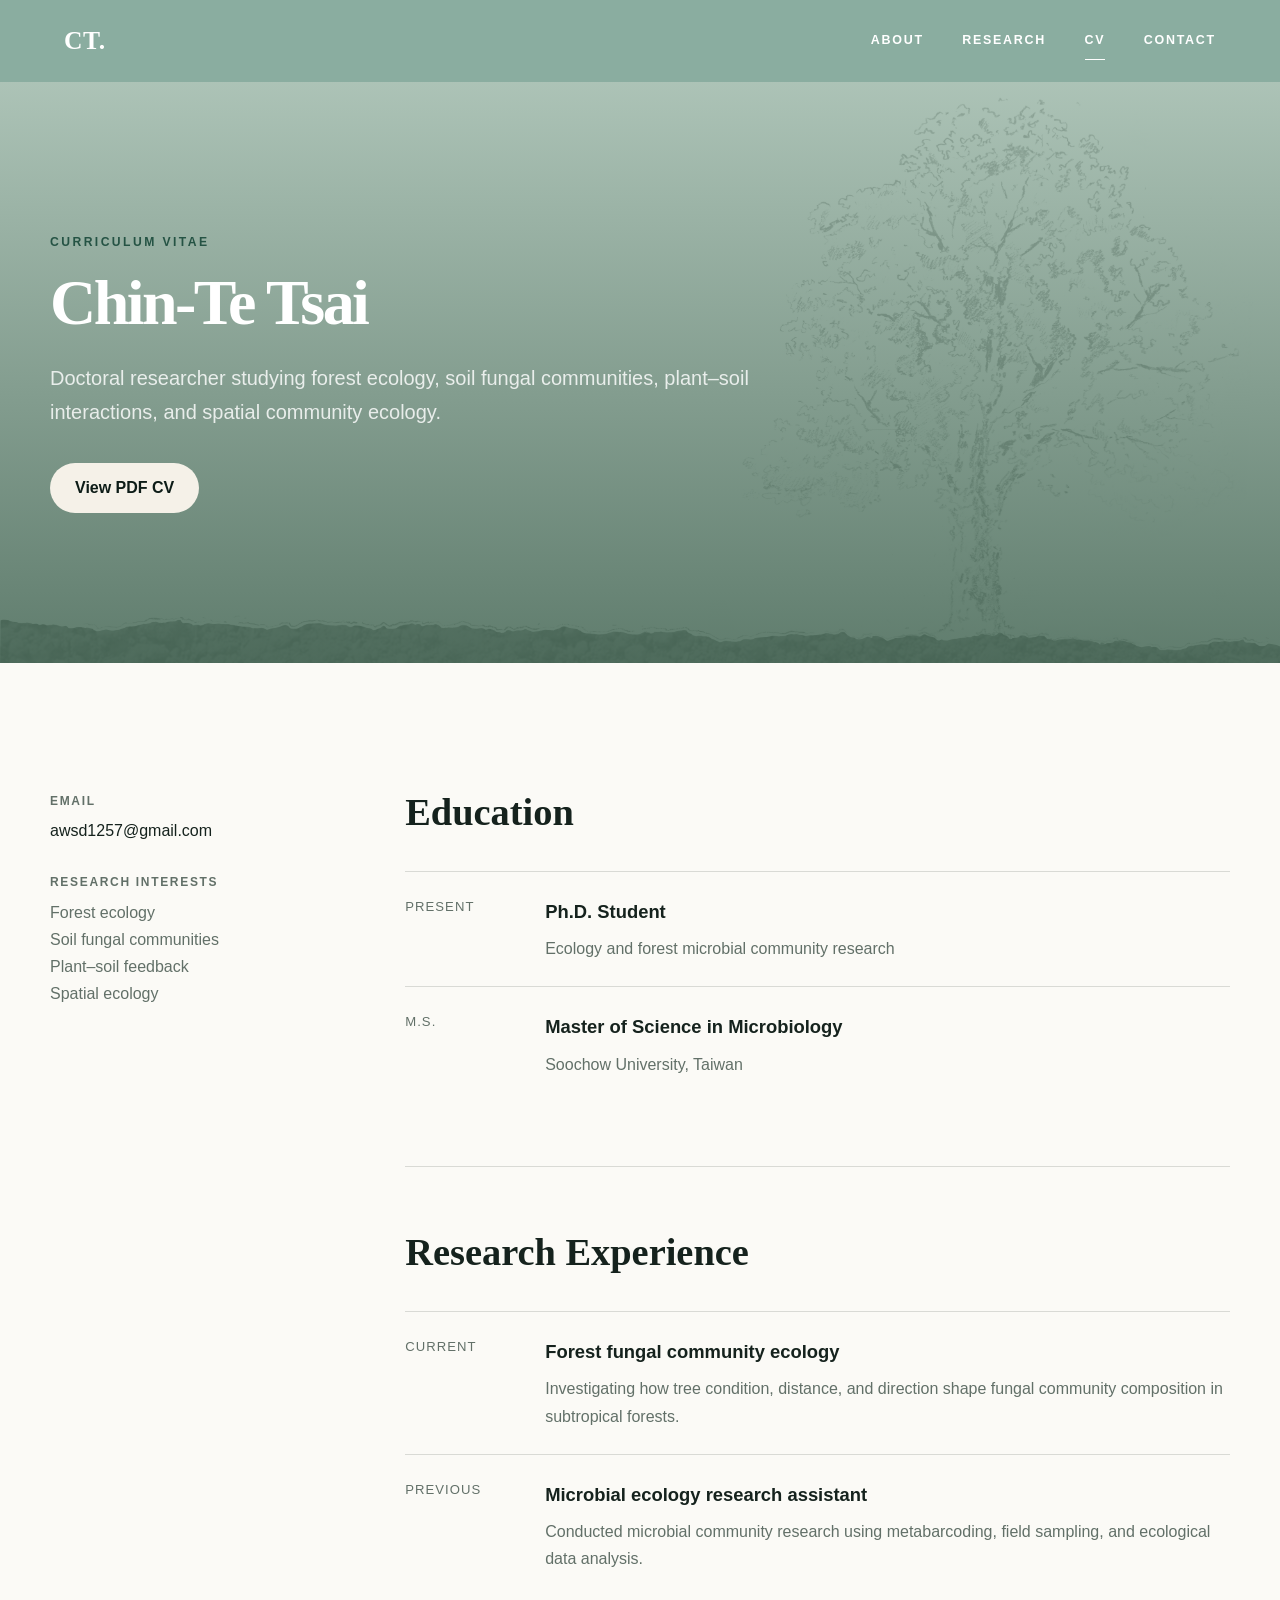
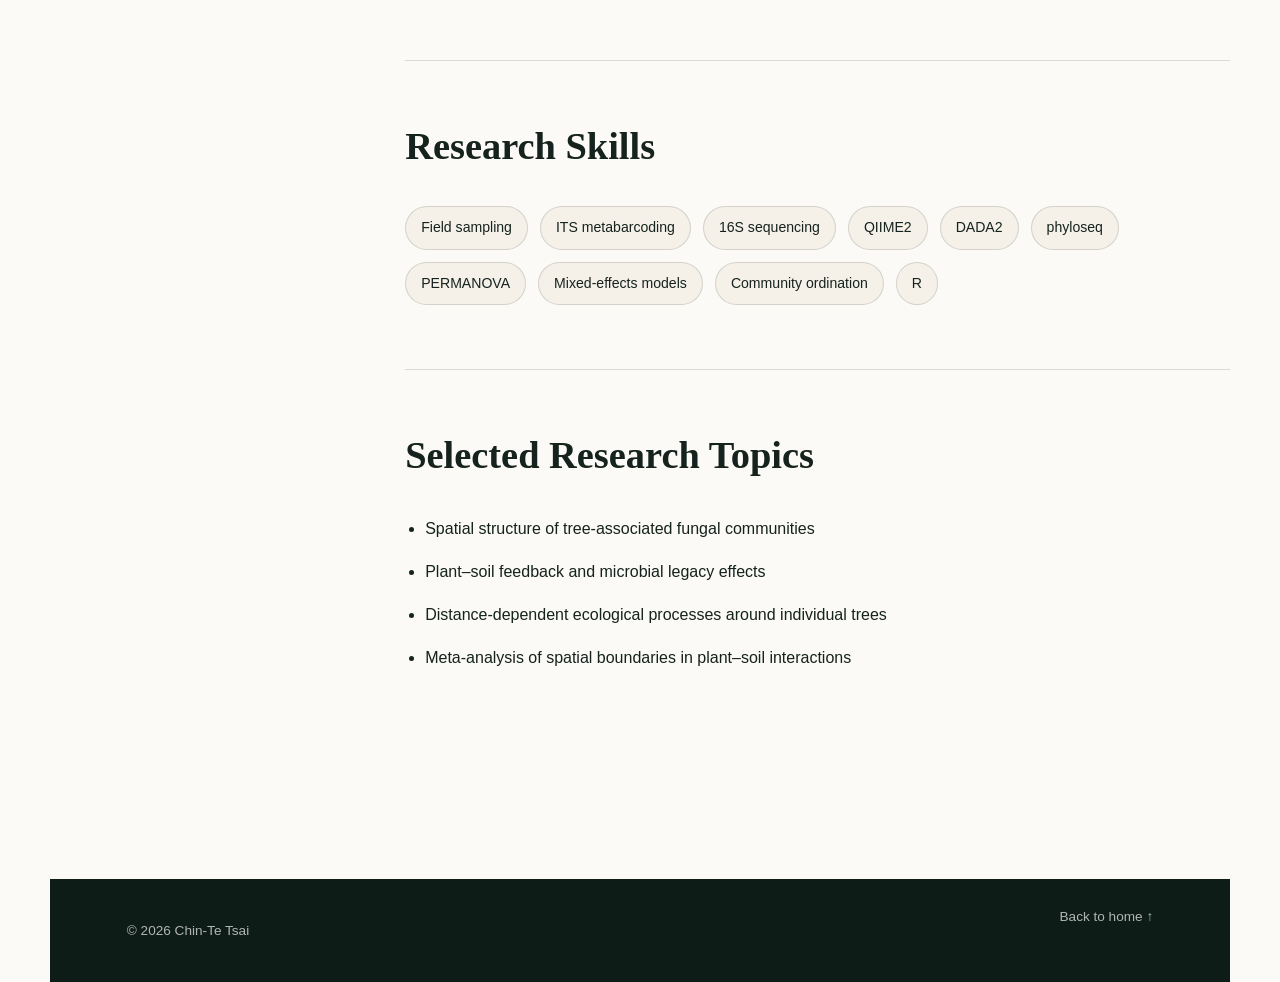
<file: CV.html>
<!DOCTYPE html>
<html lang="en">
<head>
  <meta charset="UTF-8" />
  <meta name="viewport" content="width=device-width, initial-scale=1.0" />

  <meta
    name="description"
    content="Curriculum Vitae of Chin-Te Tsai, forest ecologist."
  />

  <title>CV | Chin-Te Tsai</title>

  <link rel="icon" href="assets/favicon.svg" type="image/svg+xml" />
  <link rel="stylesheet" href="styles.css" />
</head>

<body class="cv-page">

  <header class="site-header scrolled">

    <a class="brand" href="index.html">CT.</a>

    <button
      class="menu-button"
      type="button"
      aria-expanded="false"
      aria-controls="site-nav"
    >
      <span class="sr-only">Toggle navigation</span>
      <span></span>
      <span></span>
    </button>

    <nav class="site-nav" id="site-nav" aria-label="Primary navigation">
      <a href="index.html#about">About</a>
      <a href="index.html#research">Research</a>
      <a class="active" href="cv.html">CV</a>
      <a href="index.html#contact">Contact</a>
    </nav>

  </header>

  <main class="cv-main">

    <section class="cv-hero">
      <div class="cv-container">

        <p class="section-kicker">Curriculum Vitae</p>

        <h1>Chin-Te Tsai</h1>

        <p class="cv-introduction">
          Doctoral researcher studying forest ecology, soil fungal
          communities, plant–soil interactions, and spatial community ecology.
        </p>

        <a
          class="button cv-download-button"
          href="assets/Chin-Te_Tsai_CV.pdf"
          target="_blank"
          rel="noreferrer"
        >
          View PDF CV
        </a>

      </div>
    </section>

    <section class="cv-content">
      <div class="cv-container cv-layout">

        <aside class="cv-sidebar">
          <p>Email</p>
          <a href="mailto:awsd1257@gmail.com">
            awsd1257@gmail.com
          </a>

          <p>Research interests</p>
          <span>
            Forest ecology<br />
            Soil fungal communities<br />
            Plant–soil feedback<br />
            Spatial ecology
          </span>
        </aside>

        <div class="cv-sections">

          <section class="cv-section">
            <h2>Education</h2>

            <div class="cv-entry">
              <div class="cv-entry-year">Present</div>

              <div>
                <h3>Ph.D. Student</h3>
                <p>
                  Ecology and forest microbial community research
                </p>
              </div>
            </div>

            <div class="cv-entry">
              <div class="cv-entry-year">M.S.</div>

              <div>
                <h3>Master of Science in Microbiology</h3>
                <p>Soochow University, Taiwan</p>
              </div>
            </div>
          </section>

          <section class="cv-section">
            <h2>Research Experience</h2>

            <div class="cv-entry">
              <div class="cv-entry-year">Current</div>

              <div>
                <h3>Forest fungal community ecology</h3>
                <p>
                  Investigating how tree condition, distance, and direction
                  shape fungal community composition in subtropical forests.
                </p>
              </div>
            </div>

            <div class="cv-entry">
              <div class="cv-entry-year">Previous</div>

              <div>
                <h3>Microbial ecology research assistant</h3>
                <p>
                  Conducted microbial community research using metabarcoding,
                  field sampling, and ecological data analysis.
                </p>
              </div>
            </div>
          </section>

          <section class="cv-section">
            <h2>Research Skills</h2>

            <div class="cv-skills">
              <span>Field sampling</span>
              <span>ITS metabarcoding</span>
              <span>16S sequencing</span>
              <span>QIIME2</span>
              <span>DADA2</span>
              <span>phyloseq</span>
              <span>PERMANOVA</span>
              <span>Mixed-effects models</span>
              <span>Community ordination</span>
              <span>R</span>
            </div>
          </section>

          <section class="cv-section">
            <h2>Selected Research Topics</h2>

            <ul class="cv-list">
              <li>
                Spatial structure of tree-associated fungal communities
              </li>

              <li>
                Plant–soil feedback and microbial legacy effects
              </li>

              <li>
                Distance-dependent ecological processes around individual trees
              </li>

              <li>
                Meta-analysis of spatial boundaries in plant–soil interactions
              </li>
            </ul>
          </section>

        </div>
      </div>
    </section>

  </main>

  <footer>
    <p>© <span id="year"></span> Chin-Te Tsai</p>
    <a href="index.html">Back to home ↑</a>
  </footer>

  <script src="script.js"></script>
</body>
</html>
</file>
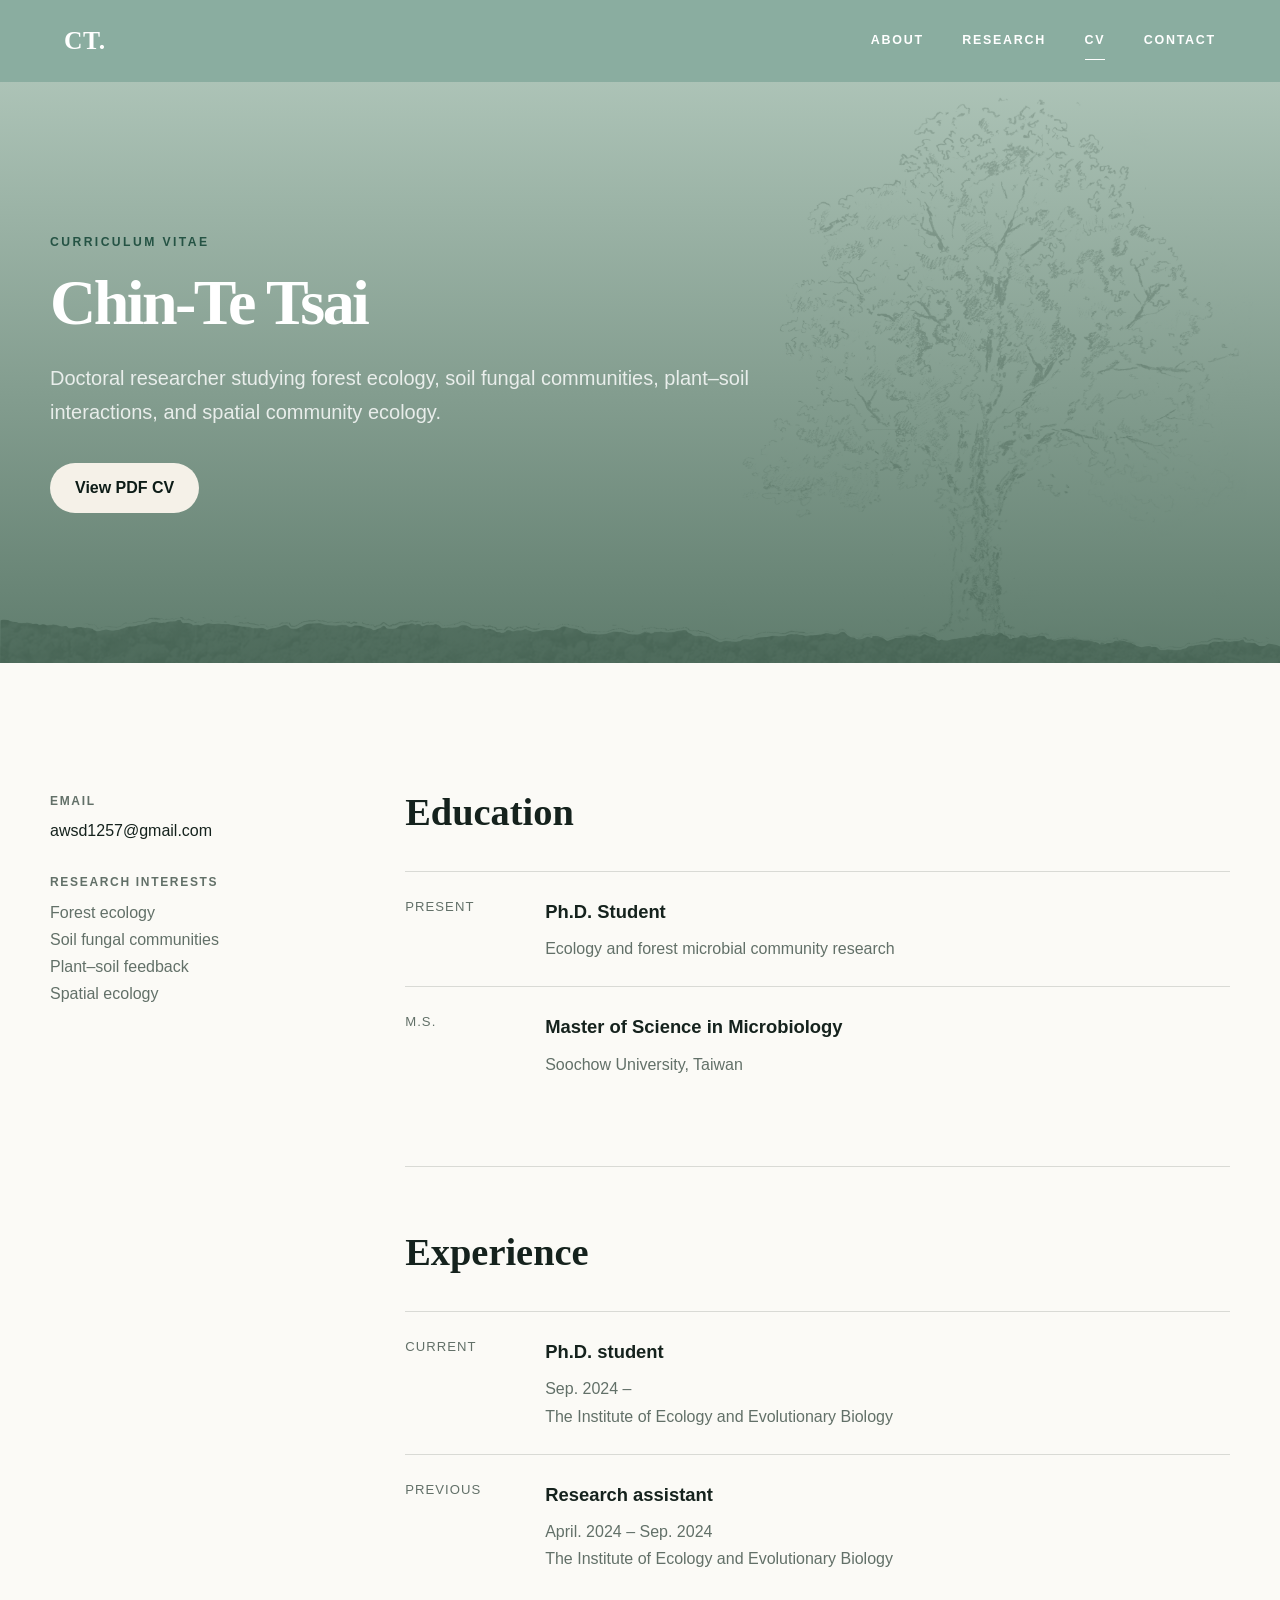
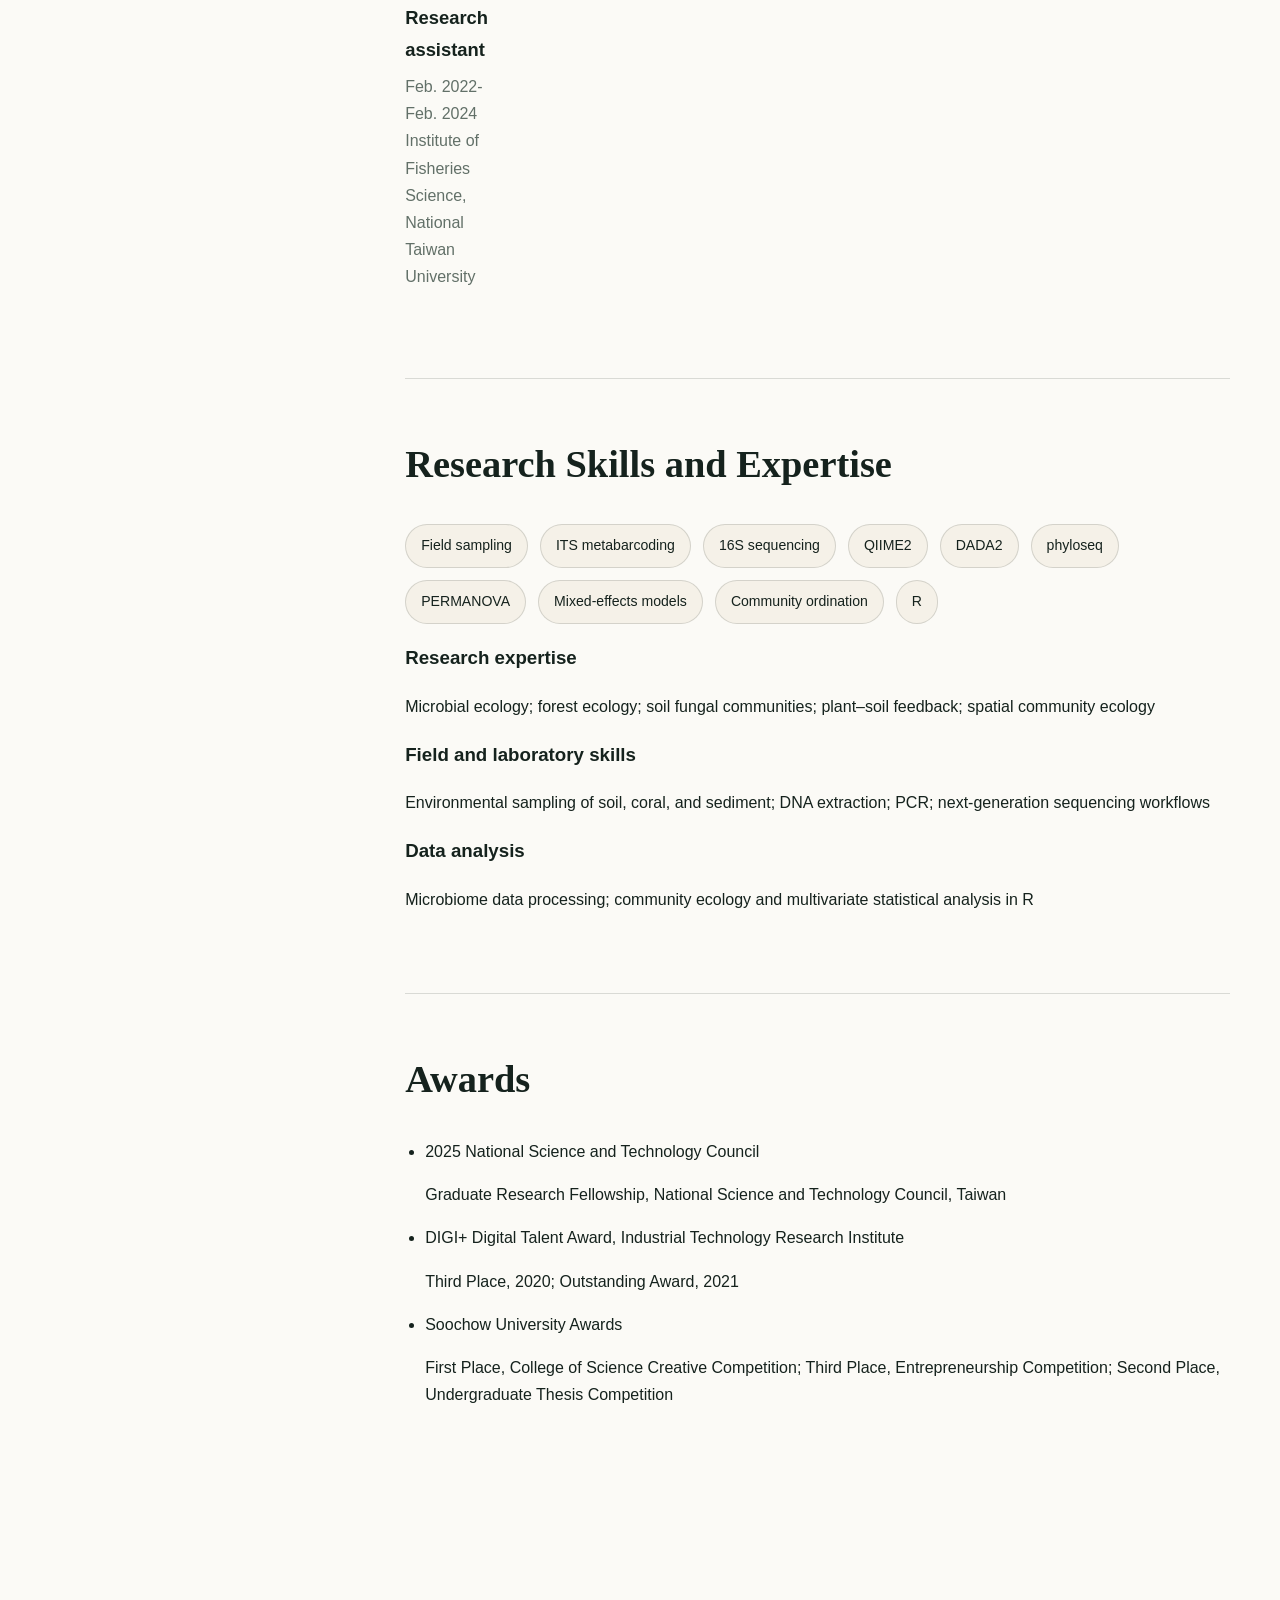
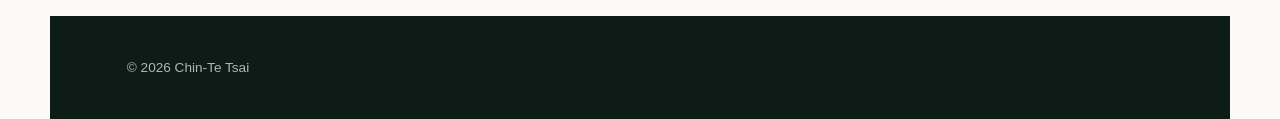
<file: cv.html>
<!DOCTYPE html>
<html lang="en">
<head>
  <meta charset="UTF-8" />
  <meta name="viewport" content="width=device-width, initial-scale=1.0" />

  <meta
    name="description"
    content="Curriculum Vitae of Chin-Te Tsai, forest ecologist."
  />

  <title>CV | Chin-Te Tsai</title>

  <link rel="icon" href="assets/favicon.svg" type="image/svg+xml" />
  <link rel="stylesheet" href="styles.css" />
</head>

<body class="cv-page">

  <header class="site-header scrolled">

    <a class="brand" href="index.html">CT.</a>

    <button
      class="menu-button"
      type="button"
      aria-expanded="false"
      aria-controls="site-nav"
    >
      <span class="sr-only">Toggle navigation</span>
      <span></span>
      <span></span>
    </button>

    <nav class="site-nav" id="site-nav" aria-label="Primary navigation">
      <a href="index.html#about">About</a>
      <a href="index.html#research">Research</a>
      <a class="active" href="cv.html">CV</a>
      <a href="index.html#contact">Contact</a>
    </nav>

  </header>

  <main class="cv-main">

    <section class="cv-hero">
      <div class="cv-container">

        <p class="section-kicker">Curriculum Vitae</p>

        <h1>Chin-Te Tsai</h1>

        <p class="cv-introduction">
          Doctoral researcher studying forest ecology, soil fungal
          communities, plant–soil interactions, and spatial community ecology.
        </p>

        <a
          class="button cv-download-button"
          href="assets/Chin-Te Tsai CV.pdf"
          target="_blank"
          rel="noreferrer"
        >
          View PDF CV
        </a>

      </div>
    </section>

    <section class="cv-content">
      <div class="cv-container cv-layout">

        <aside class="cv-sidebar">
          <p>Email</p>
          <a href="mailto:awsd1257@gmail.com">
            awsd1257@gmail.com
          </a>

          <p>Research interests</p>
          <span>
            Forest ecology<br />
            Soil fungal communities<br />
            Plant–soil feedback<br />
            Spatial ecology
          </span>
        </aside>

        <div class="cv-sections">

          <section class="cv-section">
            <h2>Education</h2>

            <div class="cv-entry">
              <div class="cv-entry-year">Present</div>

              <div>
                <h3>Ph.D. Student</h3>
                <p>
                  Ecology and forest microbial community research
                </p>
              </div>
            </div>

            <div class="cv-entry">
              <div class="cv-entry-year">M.S.</div>

              <div>
                <h3>Master of Science in Microbiology</h3>
                <p>Soochow University, Taiwan</p>
              </div>
            </div>
          </section>

          <section class="cv-section">
            <h2>Experience</h2>

            <div class="cv-entry">
              <div class="cv-entry-year">Current</div>

              <div>
                <h3>Ph.D. student</h3>
                <p>Sep. 2024 –</p>
                  <p>The Institute of Ecology and Evolutionary Biology</p>
              </div>
            </div>

            <div class="cv-entry">
              <div class="cv-entry-year">Previous</div>

              <div>
                <h3>Research assistant</h3>
                <p>April. 2024 – Sep. 2024</p>
                  <p>The Institute of Ecology and Evolutionary Biology</p>
              </div>

             <div>
                <h3>Research assistant</h3>
                <p>Feb. 2022- Feb. 2024</p>
                  <p>Institute of Fisheries Science, National Taiwan University</p>
              </div>
            </div>
          </section>

          <section class="cv-section">
            <h2>Research Skills and Expertise</h2>

            <div class="cv-skills">
              <span>Field sampling</span>
              <span>ITS metabarcoding</span>
              <span>16S sequencing</span>
              <span>QIIME2</span>
              <span>DADA2</span>
              <span>phyloseq</span>
              <span>PERMANOVA</span>
              <span>Mixed-effects models</span>
              <span>Community ordination</span>
              <span>R</span>
            </div>

                <div>
                <h3>Research expertise</h3>
                <p>
                 Microbial ecology; forest ecology; soil fungal communities; plant–soil feedback; spatial community ecology
                </p>
              </div>

                <div>
                <h3>Field and laboratory skills</h3>
                <p>
                Environmental sampling of soil, coral, and sediment; DNA extraction; PCR; next-generation sequencing workflows
                </p>
              </div>

                 <div>
                <h3>Data analysis</h3>
                <p>
                 Microbiome data processing; community ecology and multivariate statistical analysis in R
                </p>
              </div>
            
          </section>

        
          <section class="cv-section">
            <h2>Awards</h2>

            <ul class="cv-list">
              <li>
                2025 National Science and Technology Council
              </li>
                 <p>
                  Graduate Research Fellowship, National Science and Technology Council, Taiwan
                </p>

              <li>
               DIGI+ Digital Talent Award, Industrial Technology Research Institute
              </li>
                 <p>Third Place, 2020; Outstanding Award, 2021</p>

              <li>
                Soochow University Awards
              </li>
               <p>First Place, College of Science Creative Competition; Third Place, Entrepreneurship Competition; Second Place, Undergraduate Thesis Competition</p>


            </ul>
          </section>

        </div>
      </div>
    </section>

  </main>

  <footer>
    <p>© <span id="year"></span> Chin-Te Tsai</p>
  </footer>

  <script src="script.js"></script>
</body>
</html>
</file>
<file: styles.css>
@import url('https://fonts.googleapis.com/css2?family=DM+Sans:wght@400;500;600&family=Playfair+Display:wght@600;700&display=swap');

:root {
  --forest-950: #0d1c17;
  --forest-900: #11271f;
  --forest-800: #17352c;
  --forest-700: #255344;
  --moss-400: #8fb19d;
  --moss-200: #c7d8cd;
  --cream: #f5f1e8;
  --paper: #fbfaf6;
  --ink: #15221d;
  --muted: #627068;
  --line: rgba(21, 34, 29, 0.15);
  --white: #ffffff;
  --header-height: 82px;
  --max-width: 1180px;
--serif: Athelas, Georgia, "Times New Roman", serif;
--sans: "Avenir Next", Avenir, "Helvetica Neue", Arial, sans-serif;
}

* {
  box-sizing: border-box;
}

html {
  scroll-behavior: smooth;
}

body {
  margin: 0;
  background: var(--paper);
  color: var(--ink);
  font-family: var(--sans);
  line-height: 1.7;
}

body.menu-open {
  overflow: hidden;
}

a {
  color: inherit;
}

img {
  display: block;
  max-width: 100%;
}

.sr-only {
  position: absolute;
  width: 1px;
  height: 1px;
  padding: 0;
  margin: -1px;
  overflow: hidden;
  clip: rect(0, 0, 0, 0);
  white-space: nowrap;
  border: 0;
}

.site-header {
  position: fixed;
  inset: 0 0 auto 0;
  z-index: 20;
  height: var(--header-height);
  display: flex;
  align-items: center;
  justify-content: space-between;
  padding: 0 clamp(24px, 5vw, 72px);
  color: var(--white);
  transition: background 220ms ease, box-shadow 220ms ease;
}

.site-header.scrolled {
  background: rgba(129, 167, 152, 0.92);
  box-shadow: 0 10px 30px rgba(0, 0, 0, 0.12);
  backdrop-filter: blur(10px);
}

.brand {
  font-family: var(--serif);
  font-size: 1.6rem;
  font-weight: 700;
  text-decoration: none;
  letter-spacing: 0.02em;
}

.site-nav {
  display: flex;
  align-items: center;
  gap: clamp(24px, 3vw, 44px);
}

.site-nav a {
  position: relative;
  text-decoration: none;
  text-transform: uppercase;
  letter-spacing: 0.14em;
  font-size: 0.78rem;
  font-weight: 600;
}

.site-nav a::after {
  content: "";
  position: absolute;
  left: 0;
  right: 100%;
  bottom: -8px;
  height: 1px;
  background: currentColor;
  transition: right 180ms ease;
}

.site-nav a:hover::after,
.site-nav a:focus-visible::after {
  right: 0;
}

.menu-button {
  display: none;
  width: 44px;
  height: 44px;
  border: 0;
  background: transparent;
  cursor: pointer;
}

.menu-button span:not(.sr-only) {
  display: block;
  width: 24px;
  height: 2px;
  margin: 6px auto;
  background: var(--white);
  transition: transform 180ms ease;
}

.hero {
  position: relative;
  min-height: 100svh;
  display: grid;
  place-items: center;
  padding: calc(var(--header-height) + 60px) clamp(24px, 6vw, 88px) 80px;
  overflow: hidden;
  color: var(--white);
  background:url("assets/hero-background.jpg") center / cover no-repeat;
}

.hero-shade {
  display: none;
}


.hero-content {
  position: relative;
  z-index: 2;
  width: min(95%, var(--max-width));
  display: grid;
  grid-template-columns: minmax(220px, 340px) minmax(0, 1fr);
  gap: clamp(20px, 3vw, 45px);
  align-items: center;
transform: translateX(-80px);

	
}

.portrait-wrap {
  position: relative;
  justify-self: center;
}

.portrait-wrap::before,
.portrait-wrap::after {
  content: "";
  position: absolute;
  border-radius: 40%;
  border: 1px solid rgba(255, 255, 255, 0.34);
}

.portrait-wrap::before {
  inset: -18px;
}

.portrait-wrap::after {
  inset: -42px;
  border-color: rgba(255, 255, 255, 0.12);
}

.portrait {
  position: relative;
  z-index: 1;
  width: min(20vw, 280px);
  aspect-ratio: 1;
  object-fit: cover;
  border-radius: 50%;
  border: 4px solid rgba(255, 255, 255, 0.9);
  box-shadow: 0 20px 60px rgba(0, 0, 0, 0.32);
}

.eyebrow,
.section-kicker {
  margin: 0 0 18px;
  text-transform: uppercase;
  letter-spacing: 0.2em;
  font-size: 0.76rem;
  font-weight: 600;
}

.eyebrow {
  color: var(--moss-200);
}

.hero h1,
.section h2 {
  margin: 0;
  font-family: var(--serif);
  line-height: 1.05;
}

.hero h1 {
  max-width: 700px;
  font-size: clamp(2.8rem, 6vw, 5.5rem);
  letter-spacing: -0.045em;
  text-shadow: 0 4px 10px rgba(65, 93, 78, 1);

}

.lead {
  max-width: 650px;
  margin: 26px 0 0;
  font-size: clamp(1.05rem, 2vw, 1.35rem);
  line-height: 1.7;
  color: rgba(129, 167, 152, 0.95);

  text-shadow:
    -1px -1px 0 rgba(255, 255, 255, 0.9),
     1px -1px 0 rgba(255, 255, 255, 0.9),
    -1px  1px 0 rgba(255, 255, 255, 0.9),
     1px  1px 0 rgba(255, 255, 255, 0.9);
}



.hero-actions {
  display: flex;
  flex-wrap: wrap;
  gap: 14px;
  margin-top: 38px;
}

.button {
  display: inline-flex;
  align-items: center;
  justify-content: center;
  min-height: 50px;
  padding: 0 24px;
  border: 1px solid transparent;
  border-radius: 999px;
  text-decoration: none;
  font-weight: 600;
  transition: transform 180ms ease, background 180ms ease, color 180ms ease;
}

.button:hover {
  transform: translateY(-2px);
}

.button-primary {
  background: var(--cream);
  color: var(--forest-950);
}


.scroll-cue {
  position: absolute;
  right: clamp(22px, 4vw, 64px);
  bottom: 34px;
  z-index: 2;
  display: flex;
  align-items: center;
  gap: 14px;
  color: rgba(255, 255, 255, 0.72);
  text-decoration: none;
  text-transform: uppercase;
  letter-spacing: 0.16em;
  font-size: 0.68rem;
}

.scroll-line {
  display: block;
  width: 48px;
  height: 1px;
  background: currentColor;
}

.section {
  padding: clamp(88px, 11vw, 150px) clamp(24px, 6vw, 88px);
  scroll-margin-top: var(--header-height);
}

.section-light {
  background: var(--cream);
}

.section-grid,
.section-heading,
.research-grid,
.contact-panel,
footer {
  width: min(100%, var(--max-width));
  margin-inline: auto;
}

.section-grid {
  display: grid;
  grid-template-columns: minmax(260px, 0.85fr) minmax(0, 1.3fr);
  gap: clamp(48px, 9vw, 132px);
}

.section-kicker {
  color: var(--forest-700);
}

.section h2 {
  font-size: clamp(2.4rem, 5vw, 4.8rem);
  letter-spacing: -0.035em;
}

.section-copy {
  font-size: 1.06rem;
}

.section-copy > p:first-child {
  margin-top: 0;
}

.fact-list {
  display: grid;
  gap: 0;
  margin: 48px 0 0;
  border-top: 1px solid var(--line);
}

.fact-list div {
  display: grid;
  grid-template-columns: 135px 1fr;
  gap: 20px;
  padding: 18px 0;
  border-bottom: 1px solid var(--line);
}

.fact-list dt {
  color: var(--muted);
  font-size: 0.82rem;
  text-transform: uppercase;
  letter-spacing: 0.12em;
}

.fact-list dd {
  margin: 0;
  font-weight: 600;
}

.section-dark {
  position: relative;
  color: var(--white);
  background:
    linear-gradient(
      rgba(10, 24, 19, 0.75),
      rgba(10, 24, 19, 0.75)
    ),
    url("assets/research-background.jpg") center / cover no-repeat;
}

.section-dark .section-kicker {
  color: var(--moss-400);
}

.section-heading {
  max-width: 800px;
  margin-left: max(0px, calc((100% - var(--max-width)) / 2));
}

.section-heading > p:last-child {
  max-width: 660px;
  color: rgba(255, 255, 255, 0.66);
}

.research-grid {
  display: grid;
  grid-template-columns: repeat(3, 1fr);
  gap: 1px;
  margin-top: 70px;
  background: rgba(255, 255, 255, 0.14);
}

.research-card {
  min-height: 360px;
  padding: clamp(28px, 4vw, 48px);
  background: var(--forest-900);
  transition: transform 180ms ease, background 180ms ease;
}

.research-card:hover {
  transform: translateY(-6px);
  background: var(--forest-800);
}

.card-number {
  color: var(--moss-400);
  font-size: 0.8rem;
  letter-spacing: 0.16em;
}

.research-card h3 {
  margin: 70px 0 20px;
  font-family: var(--serif);
  font-size: clamp(1.65rem, 2.4vw, 2.25rem);
  line-height: 1.2;
}

.research-card p {
  color: rgba(255, 255, 255, 0.68);
}

.section-contact {
  background:
    radial-gradient(circle at 10% 10%, rgba(143, 177, 157, 0.22), transparent 26%),
    var(--paper);
}

.contact-panel {
  display: grid;
  grid-template-columns: 1.1fr 0.9fr;
  gap: clamp(50px, 10vw, 140px);
  align-items: end;
}

.contact-panel p {
  max-width: 600px;
}

.contact-links {
  border-top: 1px solid var(--line);
}

.contact-links a {
  display: block;
  padding: 22px 0;
  border-bottom: 1px solid var(--line);
  text-decoration: none;
}

.contact-links span,
.contact-links strong {
  display: block;
}

.contact-links span {
  color: var(--muted);
  font-size: 0.78rem;
  text-transform: uppercase;
  letter-spacing: 0.14em;
}

.contact-links strong {
  margin-top: 5px;
  font-size: 1.05rem;
}

.contact-links a:hover strong {
  text-decoration: underline;
  text-underline-offset: 4px;
}

footer {
  display: flex;
  justify-content: space-between;
  gap: 24px;
  padding: 26px clamp(24px, 6vw, 88px);
  color: rgba(255, 255, 255, 0.68);
  background: var(--forest-950);
  font-size: 0.85rem;
}

footer a {
  text-decoration: none;
}

@media (max-width: 900px) {
  .menu-button {
    display: block;
    position: relative;
    z-index: 25;
  }

  .site-nav {
    position: fixed;
    inset: 0;
    z-index: 20;
    display: grid;
    place-content: center;
    gap: 28px;
    background: var(--forest-950);
    transform: translateY(-100%);
    transition: transform 220ms ease;
  }

  .site-nav.open {
    transform: translateY(0);
  }

  .site-nav a {
    font-family: var(--serif);
    font-size: 2rem;
    text-align: center;
    text-transform: none;
    letter-spacing: 0;
  }

  .menu-button[aria-expanded="true"] span:nth-of-type(2) {
    transform: translateY(4px) rotate(45deg);
  }

  .menu-button[aria-expanded="true"] span:nth-of-type(3) {
    transform: translateY(-4px) rotate(-45deg);
  }

  .hero-content {
	grid-template-columns: 1fr;
  	text-align: center;
  	transform: none;
  }

  .portrait {
    width: min(52vw, 240px);
  }

  .hero-actions {
    justify-content: center;
  }

  .section-grid,
  .contact-panel {
    grid-template-columns: 1fr;
  }

  .research-grid {
    grid-template-columns: 1fr;
  }

  .research-card {
    min-height: 0;
  }

  .research-card h3 {
    margin-top: 36px;
  }
}

@media (max-width: 600px) {
  :root {
    --header-height: 70px;
  }

  .site-header {
    padding-inline: 20px;
  }

  .hero {
    background-image: url("assets/hero-background-mobile.jpg");
    background-size: cover;
    background-position: center;
    background-repeat: no-repeat;
  }

  .hero h1 {
    font-size: clamp(3.25rem, 18vw, 4.7rem);
  }

  .lead {
    font-size: 1rem;
  }

  .hero-actions {
    display: grid;
  }

  .button {
    width: 100%;
  }

  .scroll-cue {
    display: none;
  }

  .section {
    padding-inline: 20px;
  }

  .fact-list div {
    grid-template-columns: 1fr;
    gap: 4px;
  }

  footer {
    flex-direction: column;
    padding-inline: 20px;
  }
}

@media (prefers-reduced-motion: reduce) {
  html {
    scroll-behavior: auto;
  }

  *,
  *::before,
  *::after {
    transition-duration: 0.01ms !important;
    animation-duration: 0.01ms !important;
  }
}


/* =========================
   CV PAGE
========================= */

.cv-page {
  background: var(--paper);
}

.cv-page .site-header {
  background: rgba(129, 167, 152, 0.92);
  color: var(--white);
}

.site-nav a.active::after {
  right: 0;
}

.cv-main {
  padding-top: var(--header-height);
}

.cv-container {
  width: min(100% - 48px, var(--max-width));
  margin-inline: auto;
}

.cv-hero {
  padding: clamp(90px, 12vw, 150px) 0;
  color: var(--white);

  background:
    linear-gradient(
      rgba(149, 178, 162, 0.78),
      rgba(78, 110, 93, 0.9)
    ),
    url("assets/hero-background.jpg") center / cover no-repeat;
}

.cv-hero h1 {
  max-width: 800px;
  margin: 0;

  font-family: var(--serif);
  font-size: clamp(2.4rem, 8vw, 4rem);
  line-height: 1;
  letter-spacing: -0.04em;
}

.cv-introduction {
  max-width: 700px;
  margin: 26px 0 0;

  color: rgba(255, 255, 255, 0.82);
  font-size: clamp(1rem, 2vw, 1.25rem);
}

.cv-download-button {
  margin-top: 34px;
  background: var(--cream);
  color: var(--forest-950);
}

.cv-content {
  padding: clamp(80px, 10vw, 140px) 0;
}

.cv-layout {
  display: grid;
  grid-template-columns: 240px minmax(0, 1fr);
  gap: clamp(60px, 9vw, 130px);
  align-items: start;
}

.cv-sidebar {
  position: sticky;
  top: calc(var(--header-height) + 40px);
}

.cv-sidebar p {
  margin: 28px 0 6px;

  color: var(--muted);
  font-size: 0.75rem;
  font-weight: 600;
  letter-spacing: 0.14em;
  text-transform: uppercase;
}

.cv-sidebar p:first-child {
  margin-top: 0;
}

.cv-sidebar a {
  color: var(--ink);
  text-decoration: none;
}

.cv-sidebar a:hover {
  text-decoration: underline;
  text-underline-offset: 4px;
}

.cv-sidebar span {
  color: var(--muted);
}

.cv-sections {
  min-width: 0;
}

.cv-section {
  padding: 0 0 64px;
  margin: 0 0 64px;
  border-bottom: 1px solid var(--line);
}

.cv-section:last-child {
  margin-bottom: 0;
  border-bottom: 0;
}

.cv-section h2 {
  margin: 0 0 38px;

  font-family: var(--serif);
  font-size: clamp(1.5rem, 3vw, 3rem);
  line-height: 1.1;
}

.cv-entry {
  display: grid;
  grid-template-columns: 110px minmax(0, 1fr);
  gap: 30px;

  padding: 24px 0;
  border-top: 1px solid var(--line);
}

.cv-entry-year {
  color: var(--muted);
  font-size: 0.82rem;
  letter-spacing: 0.08em;
  text-transform: uppercase;
}

.cv-entry h3 {
  margin: 0 0 8px;
  font-size: 1.15rem;
}

.cv-entry p {
  margin: 0;
  color: var(--muted);
}

.cv-skills {
  display: flex;
  flex-wrap: wrap;
  gap: 12px;
}

.cv-skills span {
  padding: 9px 15px;

  border: 1px solid var(--line);
  border-radius: 999px;

  background: var(--cream);
  font-size: 0.88rem;
}

.cv-list {
  margin: 0;
  padding-left: 20px;
}

.cv-list li {
  margin-bottom: 16px;
}

@media (max-width: 800px) {
  .cv-container {
    width: min(100% - 40px, var(--max-width));
  }

  .cv-layout {
    grid-template-columns: 1fr;
    gap: 60px;
  }

  .cv-sidebar {
    position: static;
  }

  .cv-entry {
    grid-template-columns: 1fr;
    gap: 8px;
  }
}
</file>
